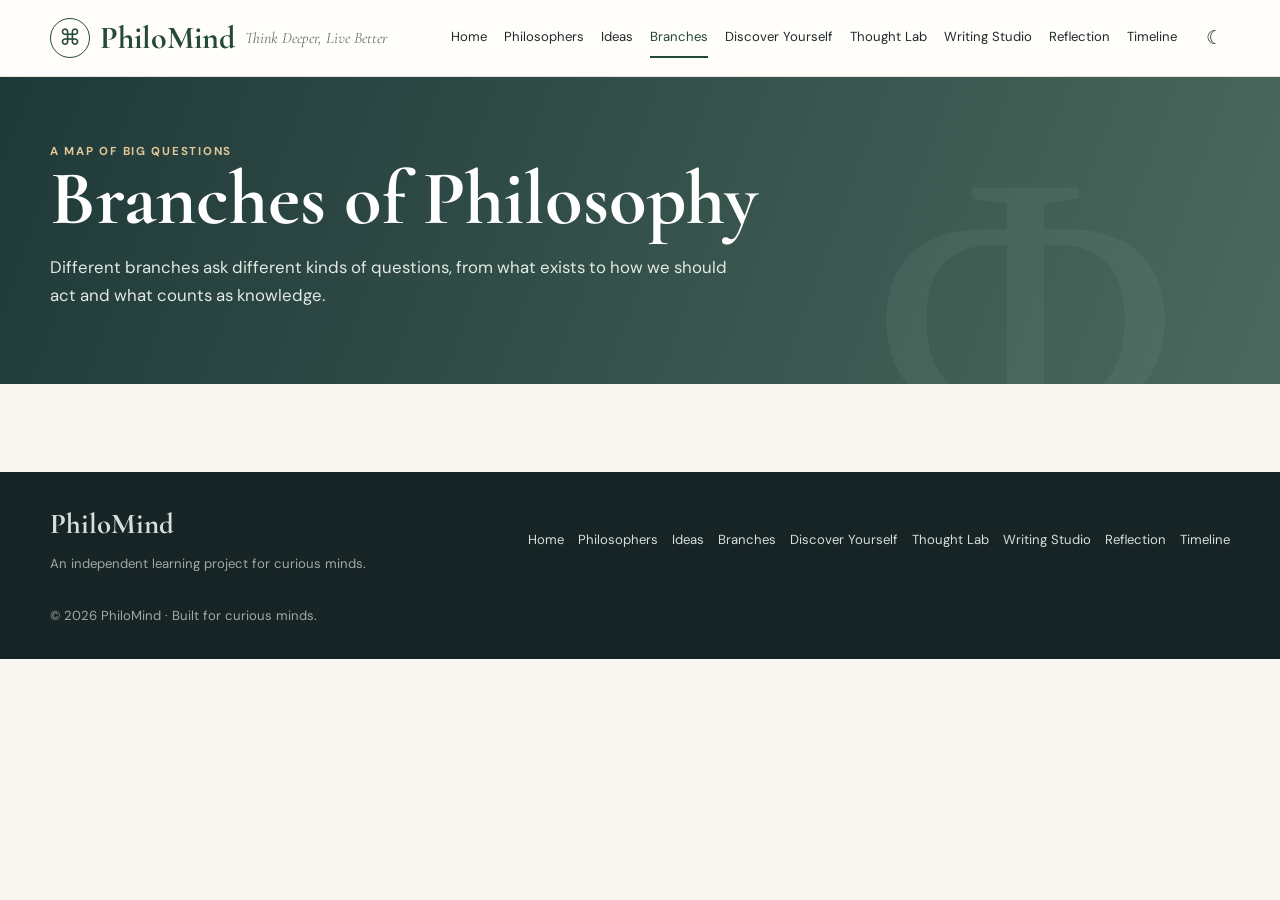
<file: branches.html>
<!doctype html><html lang="en"><head><meta charset="utf-8"><meta name="viewport" content="width=device-width,initial-scale=1"><meta name="description" content="PhiloMind: explore philosophy, thinkers, theories, and your own worldview."><title>Branches of Philosophy | PhiloMind</title><link rel="stylesheet" href="assets/style.css"></head><body><header class="topbar"><div class="container nav"><a class="brandwrap" href="index.html"><span class="brandmark">⌘</span><span class="brand">PhiloMind</span><span class="tagline">Think Deeper, Live Better</span></a><nav class="navlinks" id="navlinks"><a class="" href="index.html">Home</a><a class="" href="philosophers.html">Philosophers</a><a class="" href="ideas.html">Ideas</a><a class="active" href="branches.html">Branches</a><a class="" href="personality-test.html">Discover Yourself</a><a class="" href="thought-lab.html">Thought Lab</a><a class="" href="writing.html">Writing Studio</a><a class="" href="reflection.html">Reflection</a><a class="" href="timeline.html">Timeline</a></nav><button class="iconbtn" id="themeToggle" aria-label="Toggle dark mode">☾</button><button class="mobile-toggle" id="mobileToggle" aria-label="Open navigation">☰</button></div></header><main><section class="hero"><div class="container"><div class="eyebrow">A MAP OF BIG QUESTIONS</div><h1>Branches of Philosophy</h1><p>Different branches ask different kinds of questions, from what exists to how we should act and what counts as knowledge.</p></div></section><section class="section"><div class="container"><div class="grid" id="directory"></div></div></section></main><footer class="footer"><div class="container footer-inner"><div><div class="footer-brand">PhiloMind</div><p>An independent learning project for curious minds.</p></div><div class="footer-links"><a href="index.html">Home</a><a href="philosophers.html">Philosophers</a><a href="ideas.html">Ideas</a><a href="branches.html">Branches</a><a href="personality-test.html">Discover Yourself</a><a href="thought-lab.html">Thought Lab</a><a href="writing.html">Writing Studio</a><a href="reflection.html">Reflection</a><a href="timeline.html">Timeline</a></div><p>© 2026 PhiloMind · Built for curious minds.</p></div></footer><script src="assets/data.js"></script><script src="assets/app.js"></script></body></html>
</file>
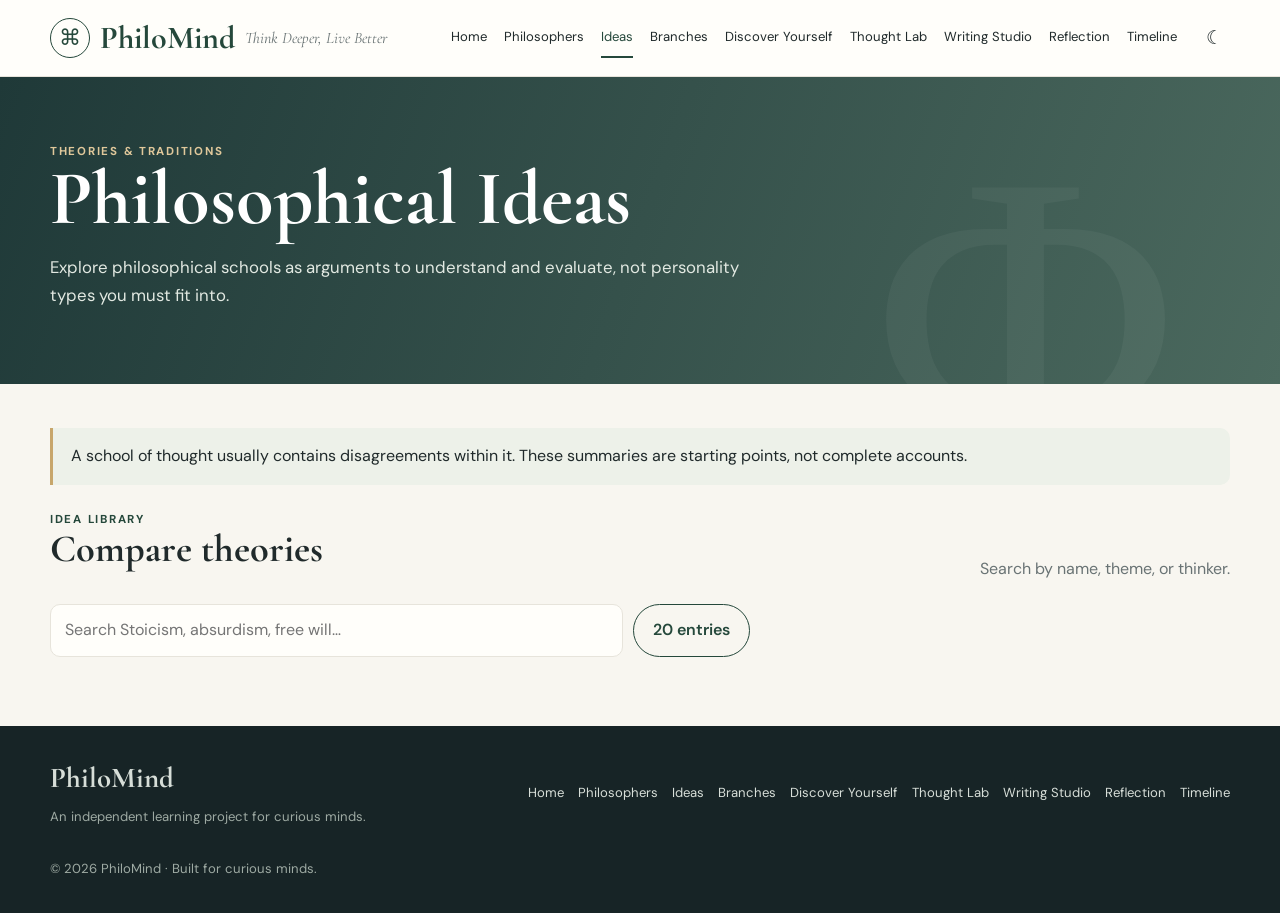
<file: ideas.html>
<!doctype html><html lang="en"><head><meta charset="utf-8"><meta name="viewport" content="width=device-width,initial-scale=1"><meta name="description" content="PhiloMind: explore philosophy, thinkers, theories, and your own worldview."><title>Philosophical Ideas | PhiloMind</title><link rel="stylesheet" href="assets/style.css"></head><body><header class="topbar"><div class="container nav"><a class="brandwrap" href="index.html"><span class="brandmark">⌘</span><span class="brand">PhiloMind</span><span class="tagline">Think Deeper, Live Better</span></a><nav class="navlinks" id="navlinks"><a class="" href="index.html">Home</a><a class="" href="philosophers.html">Philosophers</a><a class="active" href="ideas.html">Ideas</a><a class="" href="branches.html">Branches</a><a class="" href="personality-test.html">Discover Yourself</a><a class="" href="thought-lab.html">Thought Lab</a><a class="" href="writing.html">Writing Studio</a><a class="" href="reflection.html">Reflection</a><a class="" href="timeline.html">Timeline</a></nav><button class="iconbtn" id="themeToggle" aria-label="Toggle dark mode">☾</button><button class="mobile-toggle" id="mobileToggle" aria-label="Open navigation">☰</button></div></header><main><section class="hero"><div class="container"><div class="eyebrow">THEORIES & TRADITIONS</div><h1>Philosophical Ideas</h1><p>Explore philosophical schools as arguments to understand and evaluate, not personality types you must fit into.</p></div></section><section class="section"><div class="container"><div class="notice">A school of thought usually contains disagreements within it. These summaries are starting points, not complete accounts.</div><div class="section-head" style="margin-top:25px"><div><div class="eyebrow">Idea library</div><h2>Compare theories</h2></div><p>Search by name, theme, or thinker.</p></div><div class="searchrow"><input id="filter" placeholder="Search Stoicism, absurdism, free will…"><span class="btn secondary" id="count">20 entries</span></div><div id="directory" class="grid"></div></div></section></main><footer class="footer"><div class="container footer-inner"><div><div class="footer-brand">PhiloMind</div><p>An independent learning project for curious minds.</p></div><div class="footer-links"><a href="index.html">Home</a><a href="philosophers.html">Philosophers</a><a href="ideas.html">Ideas</a><a href="branches.html">Branches</a><a href="personality-test.html">Discover Yourself</a><a href="thought-lab.html">Thought Lab</a><a href="writing.html">Writing Studio</a><a href="reflection.html">Reflection</a><a href="timeline.html">Timeline</a></div><p>© 2026 PhiloMind · Built for curious minds.</p></div></footer><script src="assets/data.js"></script><script src="assets/app.js"></script></body></html>
</file>
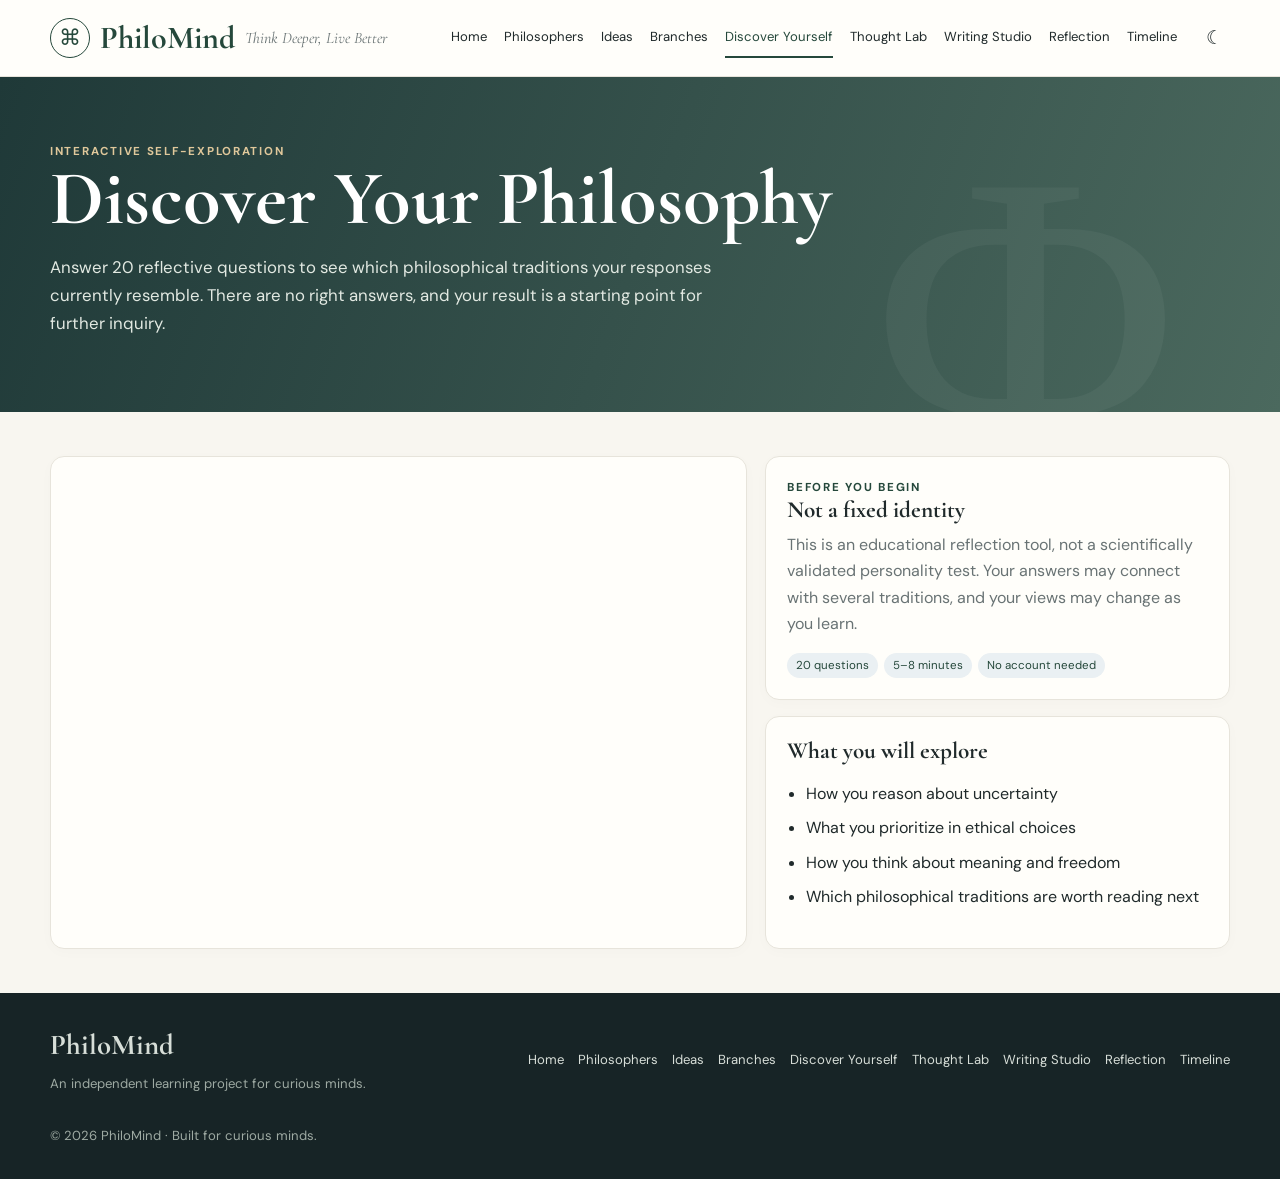
<file: personality-test.html>
<!doctype html><html lang="en"><head><meta charset="utf-8"><meta name="viewport" content="width=device-width,initial-scale=1"><meta name="description" content="PhiloMind: explore philosophy, thinkers, theories, and your own worldview."><title>Discover Your Philosophy | PhiloMind</title><link rel="stylesheet" href="assets/style.css"></head><body data-page="personality"><header class="topbar"><div class="container nav"><a class="brandwrap" href="index.html"><span class="brandmark">⌘</span><span class="brand">PhiloMind</span><span class="tagline">Think Deeper, Live Better</span></a><nav class="navlinks" id="navlinks"><a class="" href="index.html">Home</a><a class="" href="philosophers.html">Philosophers</a><a class="" href="ideas.html">Ideas</a><a class="" href="branches.html">Branches</a><a class="active" href="personality-test.html">Discover Yourself</a><a class="" href="thought-lab.html">Thought Lab</a><a class="" href="writing.html">Writing Studio</a><a class="" href="reflection.html">Reflection</a><a class="" href="timeline.html">Timeline</a></nav><button class="iconbtn" id="themeToggle" aria-label="Toggle dark mode">☾</button><button class="mobile-toggle" id="mobileToggle" aria-label="Open navigation">☰</button></div></header><main><section class="hero"><div class="container"><div class="eyebrow">INTERACTIVE SELF-EXPLORATION</div><h1>Discover Your Philosophy</h1><p>Answer 20 reflective questions to see which philosophical traditions your responses currently resemble. There are no right answers, and your result is a starting point for further inquiry.</p></div></section><section class="section"><div class="container split"><div class="panel"><div id="quizArea"></div></div><aside><div class="panel"><div class="eyebrow">Before you begin</div><h3>Not a fixed identity</h3><p>This is an educational reflection tool, not a scientifically validated personality test. Your answers may connect with several traditions, and your views may change as you learn.</p><div class="tagrow"><span class="tag">20 questions</span><span class="tag">5–8 minutes</span><span class="tag">No account needed</span></div></div><div class="panel" style="margin-top:16px"><h3>What you will explore</h3><ul class="list"><li>How you reason about uncertainty</li><li>What you prioritize in ethical choices</li><li>How you think about meaning and freedom</li><li>Which philosophical traditions are worth reading next</li></ul></div></aside></div></section></main><footer class="footer"><div class="container footer-inner"><div><div class="footer-brand">PhiloMind</div><p>An independent learning project for curious minds.</p></div><div class="footer-links"><a href="index.html">Home</a><a href="philosophers.html">Philosophers</a><a href="ideas.html">Ideas</a><a href="branches.html">Branches</a><a href="personality-test.html">Discover Yourself</a><a href="thought-lab.html">Thought Lab</a><a href="writing.html">Writing Studio</a><a href="reflection.html">Reflection</a><a href="timeline.html">Timeline</a></div><p>© 2026 PhiloMind · Built for curious minds.</p></div></footer><script src="assets/data.js"></script><script src="assets/app.js"></script></body></html>
</file>
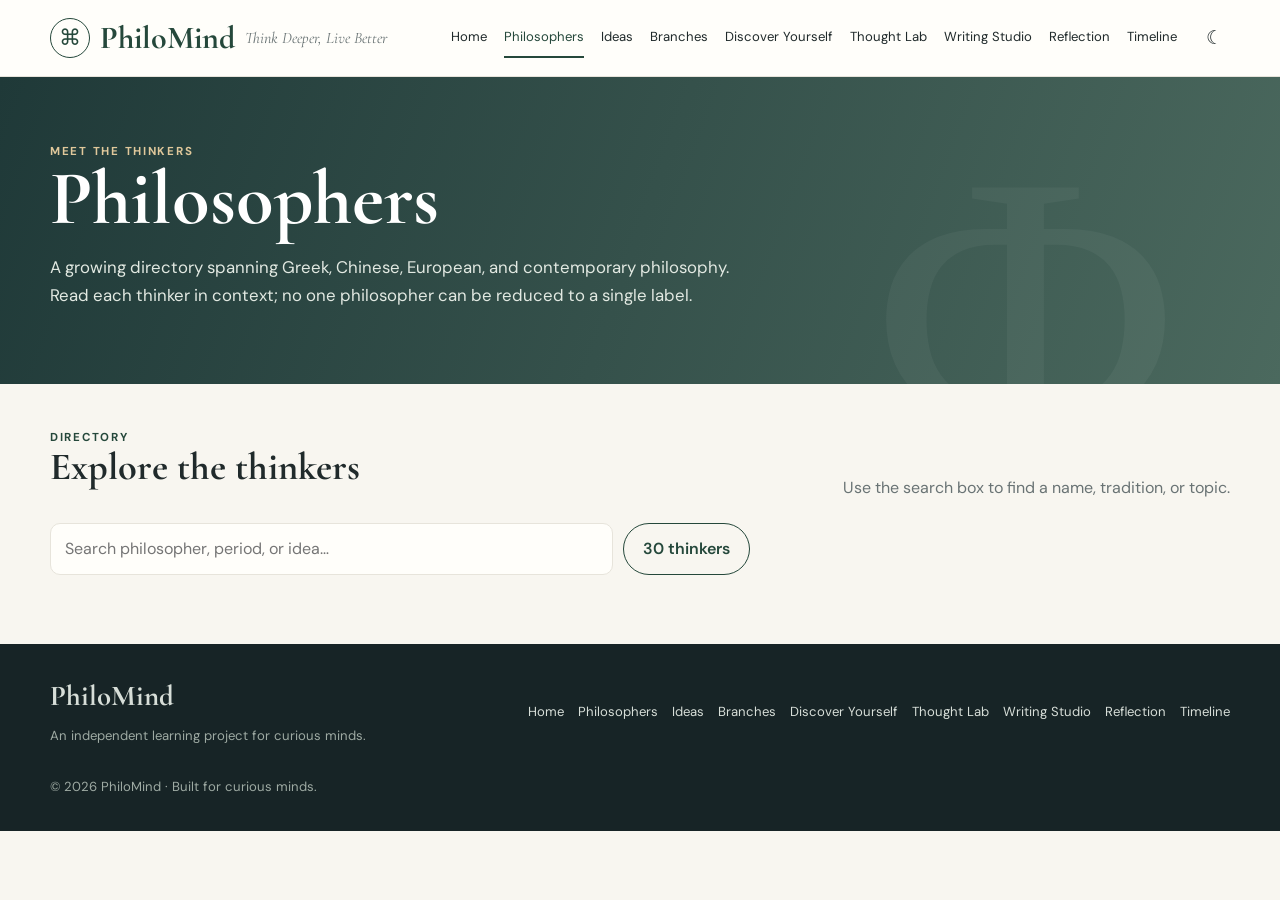
<file: philosophers.html>
<!doctype html><html lang="en"><head><meta charset="utf-8"><meta name="viewport" content="width=device-width,initial-scale=1"><meta name="description" content="PhiloMind: explore philosophy, thinkers, theories, and your own worldview."><title>Philosophers | PhiloMind</title><link rel="stylesheet" href="assets/style.css"></head><body><header class="topbar"><div class="container nav"><a class="brandwrap" href="index.html"><span class="brandmark">⌘</span><span class="brand">PhiloMind</span><span class="tagline">Think Deeper, Live Better</span></a><nav class="navlinks" id="navlinks"><a class="" href="index.html">Home</a><a class="active" href="philosophers.html">Philosophers</a><a class="" href="ideas.html">Ideas</a><a class="" href="branches.html">Branches</a><a class="" href="personality-test.html">Discover Yourself</a><a class="" href="thought-lab.html">Thought Lab</a><a class="" href="writing.html">Writing Studio</a><a class="" href="reflection.html">Reflection</a><a class="" href="timeline.html">Timeline</a></nav><button class="iconbtn" id="themeToggle" aria-label="Toggle dark mode">☾</button><button class="mobile-toggle" id="mobileToggle" aria-label="Open navigation">☰</button></div></header><main><section class="hero"><div class="container"><div class="eyebrow">MEET THE THINKERS</div><h1>Philosophers</h1><p>A growing directory spanning Greek, Chinese, European, and contemporary philosophy. Read each thinker in context; no one philosopher can be reduced to a single label.</p></div></section><section class="section"><div class="container"><div class="section-head"><div><div class="eyebrow">Directory</div><h2>Explore the thinkers</h2></div><p>Use the search box to find a name, tradition, or topic.</p></div><div class="searchrow"><input id="filter" placeholder="Search philosopher, period, or idea…"><span class="btn secondary" id="count">30 thinkers</span></div><div id="directory" class="grid"></div></div></section></main><footer class="footer"><div class="container footer-inner"><div><div class="footer-brand">PhiloMind</div><p>An independent learning project for curious minds.</p></div><div class="footer-links"><a href="index.html">Home</a><a href="philosophers.html">Philosophers</a><a href="ideas.html">Ideas</a><a href="branches.html">Branches</a><a href="personality-test.html">Discover Yourself</a><a href="thought-lab.html">Thought Lab</a><a href="writing.html">Writing Studio</a><a href="reflection.html">Reflection</a><a href="timeline.html">Timeline</a></div><p>© 2026 PhiloMind · Built for curious minds.</p></div></footer><script src="assets/data.js"></script><script src="assets/app.js"></script></body></html>
</file>
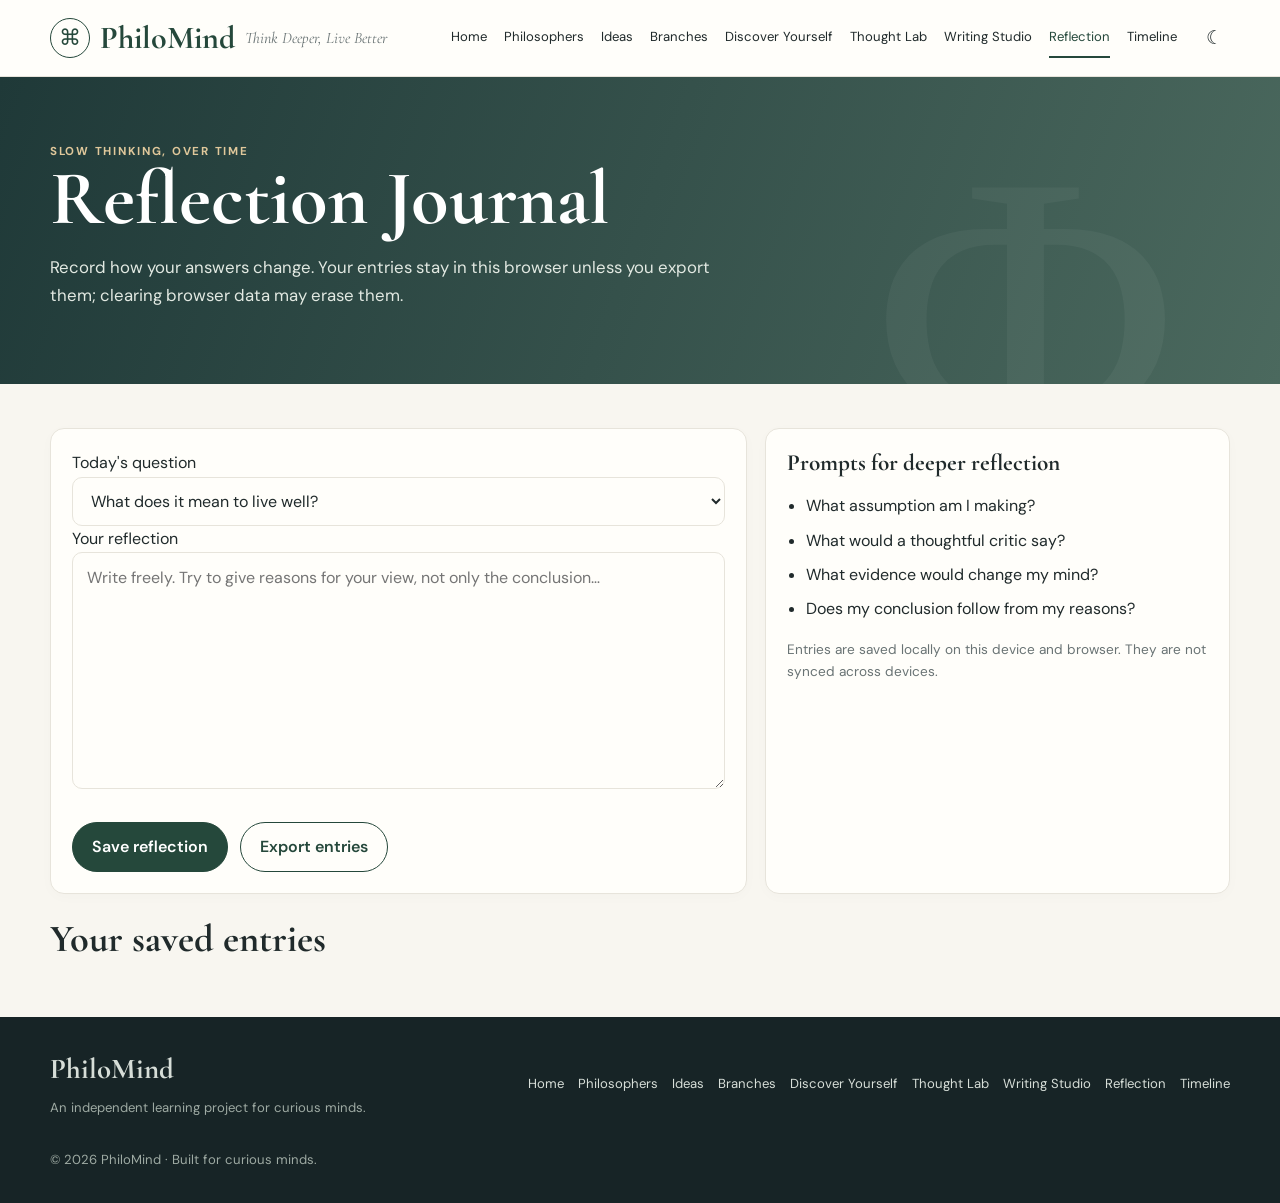
<file: reflection.html>
<!doctype html><html lang="en"><head><meta charset="utf-8"><meta name="viewport" content="width=device-width,initial-scale=1"><meta name="description" content="PhiloMind: explore philosophy, thinkers, theories, and your own worldview."><title>Reflection Journal | PhiloMind</title><link rel="stylesheet" href="assets/style.css"></head><body data-page="reflection"><header class="topbar"><div class="container nav"><a class="brandwrap" href="index.html"><span class="brandmark">⌘</span><span class="brand">PhiloMind</span><span class="tagline">Think Deeper, Live Better</span></a><nav class="navlinks" id="navlinks"><a class="" href="index.html">Home</a><a class="" href="philosophers.html">Philosophers</a><a class="" href="ideas.html">Ideas</a><a class="" href="branches.html">Branches</a><a class="" href="personality-test.html">Discover Yourself</a><a class="" href="thought-lab.html">Thought Lab</a><a class="" href="writing.html">Writing Studio</a><a class="active" href="reflection.html">Reflection</a><a class="" href="timeline.html">Timeline</a></nav><button class="iconbtn" id="themeToggle" aria-label="Toggle dark mode">☾</button><button class="mobile-toggle" id="mobileToggle" aria-label="Open navigation">☰</button></div></header><main><section class="hero"><div class="container"><div class="eyebrow">SLOW THINKING, OVER TIME</div><h1>Reflection Journal</h1><p>Record how your answers change. Your entries stay in this browser unless you export them; clearing browser data may erase them.</p></div></section><section class="section"><div class="container split"><div class="panel"><label for="prompt">Today's question</label><select id="prompt" class="field"><option>What does it mean to live well?</option><option>Is truth always worth pursuing?</option><option>What is within my control today?</option><option>Can life be meaningful without a final answer?</option><option>Which belief have I not examined carefully?</option></select><label for="entry">Your reflection</label><textarea id="entry" rows="8" maxlength="3000" placeholder="Write freely. Try to give reasons for your view, not only the conclusion…"></textarea><div class="hero-actions"><button class="btn" id="save">Save reflection</button><button class="btn secondary" id="export">Export entries</button></div></div><aside class="panel"><h3>Prompts for deeper reflection</h3><ul class="list"><li>What assumption am I making?</li><li>What would a thoughtful critic say?</li><li>What evidence would change my mind?</li><li>Does my conclusion follow from my reasons?</li></ul><p class="small muted">Entries are saved locally on this device and browser. They are not synced across devices.</p></aside></div><div class="container" style="margin-top:25px"><h2>Your saved entries</h2><div id="entries" class="grid"></div></div></section></main><footer class="footer"><div class="container footer-inner"><div><div class="footer-brand">PhiloMind</div><p>An independent learning project for curious minds.</p></div><div class="footer-links"><a href="index.html">Home</a><a href="philosophers.html">Philosophers</a><a href="ideas.html">Ideas</a><a href="branches.html">Branches</a><a href="personality-test.html">Discover Yourself</a><a href="thought-lab.html">Thought Lab</a><a href="writing.html">Writing Studio</a><a href="reflection.html">Reflection</a><a href="timeline.html">Timeline</a></div><p>© 2026 PhiloMind · Built for curious minds.</p></div></footer><script src="assets/data.js"></script><script src="assets/app.js"></script></body></html>
</file>
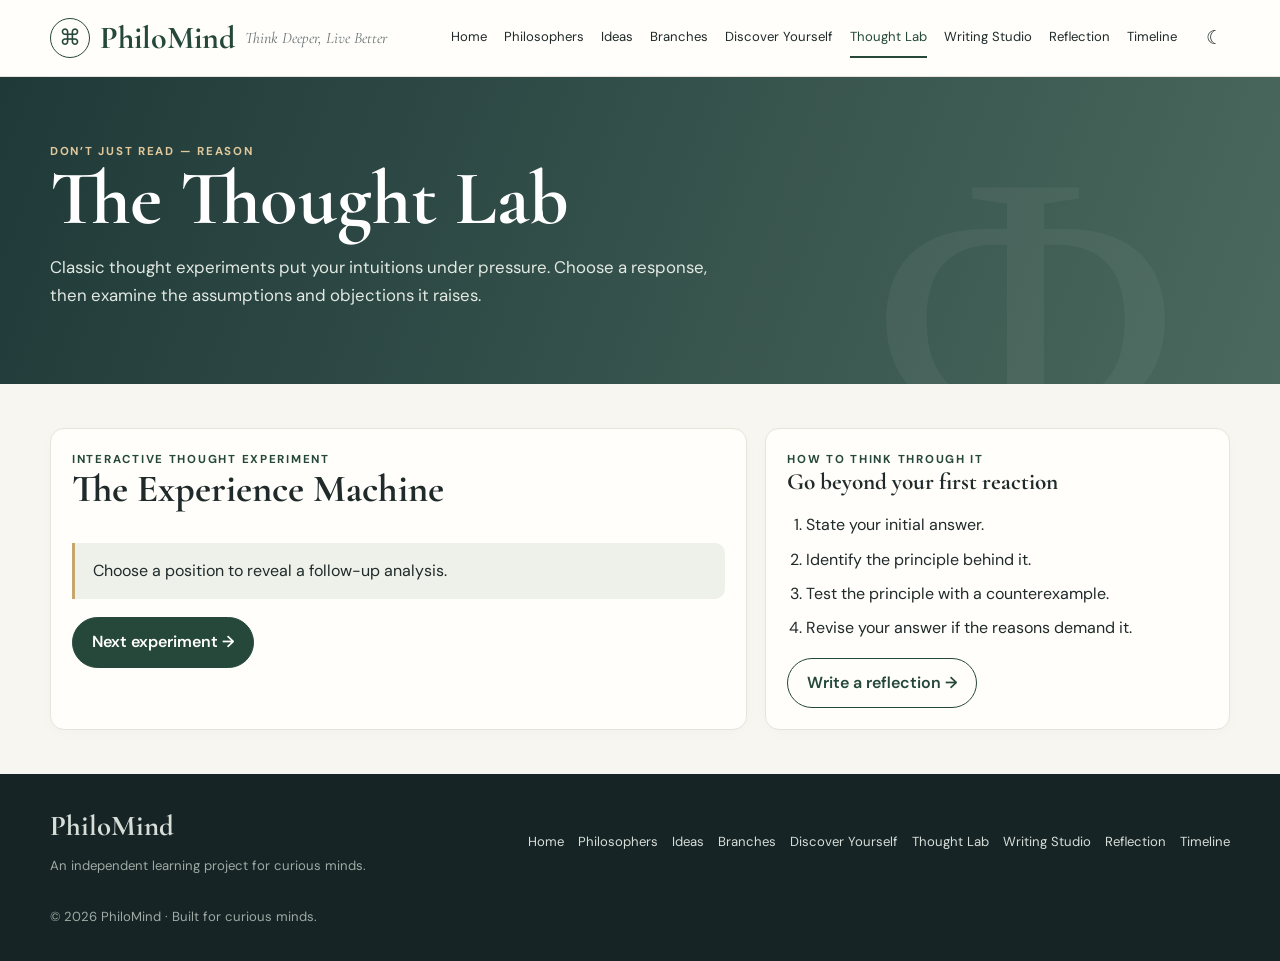
<file: thought-lab.html>
<!doctype html><html lang="en"><head><meta charset="utf-8"><meta name="viewport" content="width=device-width,initial-scale=1"><meta name="description" content="PhiloMind: explore philosophy, thinkers, theories, and your own worldview."><title>The Thought Lab | PhiloMind</title><link rel="stylesheet" href="assets/style.css"></head><body data-page="thoughtlab"><header class="topbar"><div class="container nav"><a class="brandwrap" href="index.html"><span class="brandmark">⌘</span><span class="brand">PhiloMind</span><span class="tagline">Think Deeper, Live Better</span></a><nav class="navlinks" id="navlinks"><a class="" href="index.html">Home</a><a class="" href="philosophers.html">Philosophers</a><a class="" href="ideas.html">Ideas</a><a class="" href="branches.html">Branches</a><a class="" href="personality-test.html">Discover Yourself</a><a class="active" href="thought-lab.html">Thought Lab</a><a class="" href="writing.html">Writing Studio</a><a class="" href="reflection.html">Reflection</a><a class="" href="timeline.html">Timeline</a></nav><button class="iconbtn" id="themeToggle" aria-label="Toggle dark mode">☾</button><button class="mobile-toggle" id="mobileToggle" aria-label="Open navigation">☰</button></div></header><main><section class="hero"><div class="container"><div class="eyebrow">DON’T JUST READ — REASON</div><h1>The Thought Lab</h1><p>Classic thought experiments put your intuitions under pressure. Choose a response, then examine the assumptions and objections it raises.</p></div></section><section class="section"><div class="container split"><div class="panel"><div class="eyebrow">Interactive thought experiment <span id="expCount"></span></div><h2 id="expTitle">The Experience Machine</h2><p id="expScenario" class="muted"></p><div id="expChoices" class="choices"></div><div id="expResult" class="notice" style="margin-top:16px">Choose a position to reveal a follow-up analysis.</div><button class="btn" id="expNext" style="margin-top:18px">Next experiment →</button></div><aside class="panel"><div class="eyebrow">How to think through it</div><h3>Go beyond your first reaction</h3><ol class="list"><li>State your initial answer.</li><li>Identify the principle behind it.</li><li>Test the principle with a counterexample.</li><li>Revise your answer if the reasons demand it.</li></ol><a class="btn secondary" href="reflection.html">Write a reflection →</a></aside></div></section></main><footer class="footer"><div class="container footer-inner"><div><div class="footer-brand">PhiloMind</div><p>An independent learning project for curious minds.</p></div><div class="footer-links"><a href="index.html">Home</a><a href="philosophers.html">Philosophers</a><a href="ideas.html">Ideas</a><a href="branches.html">Branches</a><a href="personality-test.html">Discover Yourself</a><a href="thought-lab.html">Thought Lab</a><a href="writing.html">Writing Studio</a><a href="reflection.html">Reflection</a><a href="timeline.html">Timeline</a></div><p>© 2026 PhiloMind · Built for curious minds.</p></div></footer><script src="assets/data.js"></script><script src="assets/app.js"></script></body></html>
</file>
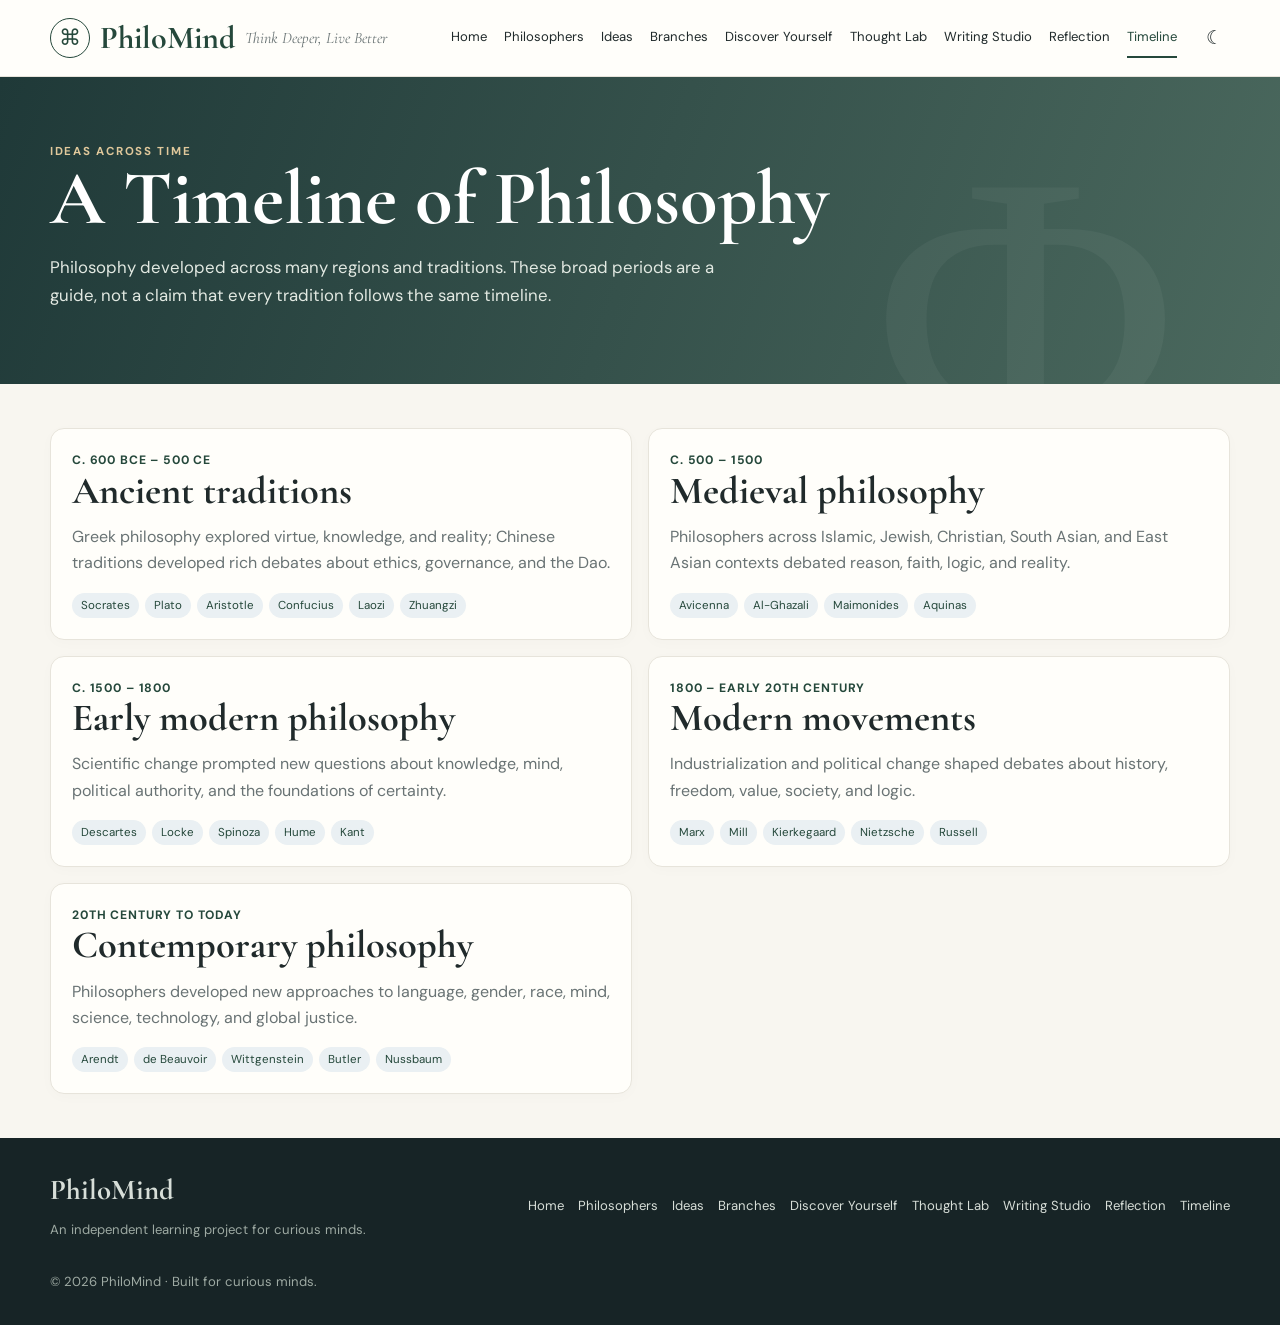
<file: timeline.html>
<!doctype html><html lang="en"><head><meta charset="utf-8"><meta name="viewport" content="width=device-width,initial-scale=1"><meta name="description" content="PhiloMind: explore philosophy, thinkers, theories, and your own worldview."><title>A Timeline of Philosophy | PhiloMind</title><link rel="stylesheet" href="assets/style.css"></head><body><header class="topbar"><div class="container nav"><a class="brandwrap" href="index.html"><span class="brandmark">⌘</span><span class="brand">PhiloMind</span><span class="tagline">Think Deeper, Live Better</span></a><nav class="navlinks" id="navlinks"><a class="" href="index.html">Home</a><a class="" href="philosophers.html">Philosophers</a><a class="" href="ideas.html">Ideas</a><a class="" href="branches.html">Branches</a><a class="" href="personality-test.html">Discover Yourself</a><a class="" href="thought-lab.html">Thought Lab</a><a class="" href="writing.html">Writing Studio</a><a class="" href="reflection.html">Reflection</a><a class="active" href="timeline.html">Timeline</a></nav><button class="iconbtn" id="themeToggle" aria-label="Toggle dark mode">☾</button><button class="mobile-toggle" id="mobileToggle" aria-label="Open navigation">☰</button></div></header><main><section class="hero"><div class="container"><div class="eyebrow">IDEAS ACROSS TIME</div><h1>A Timeline of Philosophy</h1><p>Philosophy developed across many regions and traditions. These broad periods are a guide, not a claim that every tradition follows the same timeline.</p></div></section><section class="section"><div class="container grid two"><article class="card"><div class="meta">c. 600 BCE – 500 CE</div><h2>Ancient traditions</h2><p>Greek philosophy explored virtue, knowledge, and reality; Chinese traditions developed rich debates about ethics, governance, and the Dao.</p><div class="tagrow"><span class="tag">Socrates</span><span class="tag">Plato</span><span class="tag">Aristotle</span><span class="tag">Confucius</span><span class="tag">Laozi</span><span class="tag">Zhuangzi</span></div></article><article class="card"><div class="meta">c. 500 – 1500</div><h2>Medieval philosophy</h2><p>Philosophers across Islamic, Jewish, Christian, South Asian, and East Asian contexts debated reason, faith, logic, and reality.</p><div class="tagrow"><span class="tag">Avicenna</span><span class="tag">Al-Ghazali</span><span class="tag">Maimonides</span><span class="tag">Aquinas</span></div></article><article class="card"><div class="meta">c. 1500 – 1800</div><h2>Early modern philosophy</h2><p>Scientific change prompted new questions about knowledge, mind, political authority, and the foundations of certainty.</p><div class="tagrow"><span class="tag">Descartes</span><span class="tag">Locke</span><span class="tag">Spinoza</span><span class="tag">Hume</span><span class="tag">Kant</span></div></article><article class="card"><div class="meta">1800 – early 20th century</div><h2>Modern movements</h2><p>Industrialization and political change shaped debates about history, freedom, value, society, and logic.</p><div class="tagrow"><span class="tag">Marx</span><span class="tag">Mill</span><span class="tag">Kierkegaard</span><span class="tag">Nietzsche</span><span class="tag">Russell</span></div></article><article class="card"><div class="meta">20th century to today</div><h2>Contemporary philosophy</h2><p>Philosophers developed new approaches to language, gender, race, mind, science, technology, and global justice.</p><div class="tagrow"><span class="tag">Arendt</span><span class="tag">de Beauvoir</span><span class="tag">Wittgenstein</span><span class="tag">Butler</span><span class="tag">Nussbaum</span></div></article></div></section></main><footer class="footer"><div class="container footer-inner"><div><div class="footer-brand">PhiloMind</div><p>An independent learning project for curious minds.</p></div><div class="footer-links"><a href="index.html">Home</a><a href="philosophers.html">Philosophers</a><a href="ideas.html">Ideas</a><a href="branches.html">Branches</a><a href="personality-test.html">Discover Yourself</a><a href="thought-lab.html">Thought Lab</a><a href="writing.html">Writing Studio</a><a href="reflection.html">Reflection</a><a href="timeline.html">Timeline</a></div><p>© 2026 PhiloMind · Built for curious minds.</p></div></footer><script src="assets/data.js"></script><script src="assets/app.js"></script></body></html>
</file>
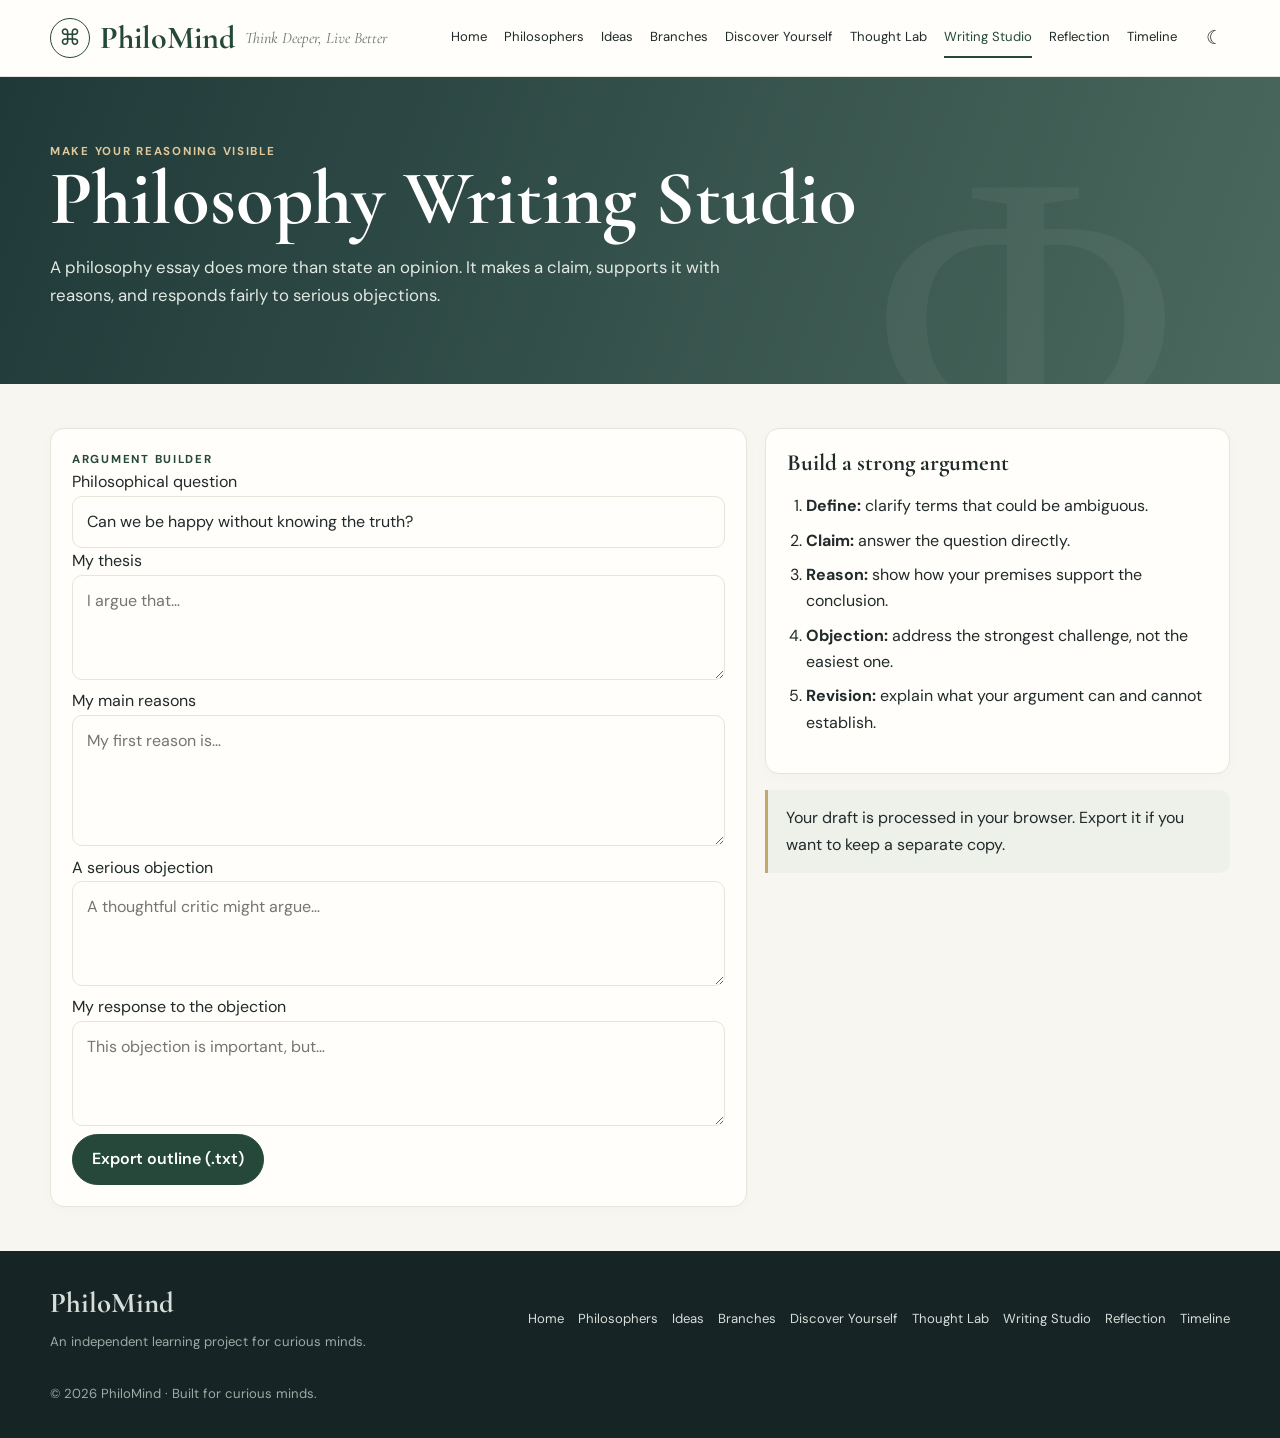
<file: writing.html>
<!doctype html><html lang="en"><head><meta charset="utf-8"><meta name="viewport" content="width=device-width,initial-scale=1"><meta name="description" content="PhiloMind: explore philosophy, thinkers, theories, and your own worldview."><title>Philosophy Writing Studio | PhiloMind</title><link rel="stylesheet" href="assets/style.css"></head><body data-page="writing"><header class="topbar"><div class="container nav"><a class="brandwrap" href="index.html"><span class="brandmark">⌘</span><span class="brand">PhiloMind</span><span class="tagline">Think Deeper, Live Better</span></a><nav class="navlinks" id="navlinks"><a class="" href="index.html">Home</a><a class="" href="philosophers.html">Philosophers</a><a class="" href="ideas.html">Ideas</a><a class="" href="branches.html">Branches</a><a class="" href="personality-test.html">Discover Yourself</a><a class="" href="thought-lab.html">Thought Lab</a><a class="active" href="writing.html">Writing Studio</a><a class="" href="reflection.html">Reflection</a><a class="" href="timeline.html">Timeline</a></nav><button class="iconbtn" id="themeToggle" aria-label="Toggle dark mode">☾</button><button class="mobile-toggle" id="mobileToggle" aria-label="Open navigation">☰</button></div></header><main><section class="hero"><div class="container"><div class="eyebrow">MAKE YOUR REASONING VISIBLE</div><h1>Philosophy Writing Studio</h1><p>A philosophy essay does more than state an opinion. It makes a claim, supports it with reasons, and responds fairly to serious objections.</p></div></section><section class="section"><div class="container split"><div class="panel"><div class="eyebrow">Argument builder</div><label for="prompt">Philosophical question</label><input class="field" id="prompt" value="Can we be happy without knowing the truth?"><label for="thesis">My thesis</label><textarea id="thesis" rows="3" placeholder="I argue that…"></textarea><label for="reasons">My main reasons</label><textarea id="reasons" rows="4" placeholder="My first reason is…"></textarea><label for="objection">A serious objection</label><textarea id="objection" rows="3" placeholder="A thoughtful critic might argue…"></textarea><label for="response">My response to the objection</label><textarea id="response" rows="3" placeholder="This objection is important, but…"></textarea><button class="btn" id="export">Export outline (.txt)</button></div><aside><div class="panel"><h3>Build a strong argument</h3><ol class="list"><li><strong>Define:</strong> clarify terms that could be ambiguous.</li><li><strong>Claim:</strong> answer the question directly.</li><li><strong>Reason:</strong> show how your premises support the conclusion.</li><li><strong>Objection:</strong> address the strongest challenge, not the easiest one.</li><li><strong>Revision:</strong> explain what your argument can and cannot establish.</li></ol></div><div class="notice" style="margin-top:16px">Your draft is processed in your browser. Export it if you want to keep a separate copy.</div></aside></div></section></main><footer class="footer"><div class="container footer-inner"><div><div class="footer-brand">PhiloMind</div><p>An independent learning project for curious minds.</p></div><div class="footer-links"><a href="index.html">Home</a><a href="philosophers.html">Philosophers</a><a href="ideas.html">Ideas</a><a href="branches.html">Branches</a><a href="personality-test.html">Discover Yourself</a><a href="thought-lab.html">Thought Lab</a><a href="writing.html">Writing Studio</a><a href="reflection.html">Reflection</a><a href="timeline.html">Timeline</a></div><p>© 2026 PhiloMind · Built for curious minds.</p></div></footer><script src="assets/data.js"></script><script src="assets/app.js"></script></body></html>
</file>
<file: assets/style.css>
@import url('https://fonts.googleapis.com/css2?family=Cormorant+Garamond:wght@500;600;700&family=DM+Sans:wght@400;500;600;700&display=swap');
:root{--bg:#f8f6f0;--paper:#fffefa;--ink:#202a2b;--muted:#697374;--green:#25483b;--green2:#3c6656;--line:#e7e4db;--gold:#c7a66b;--sage:#edf1e9;--blue:#eaf0f3;--shadow:0 12px 35px rgba(32,42,43,.07)}*{box-sizing:border-box}html{scroll-behavior:smooth}body{margin:0;background:var(--bg);color:var(--ink);font-family:'DM Sans',sans-serif;line-height:1.65}body.dark{--bg:#151b1b;--paper:#202827;--ink:#edf0e9;--muted:#b2bbb4;--green:#9dbca8;--green2:#c0d5c6;--line:#384240;--sage:#29352d;--blue:#263536;--shadow:0 12px 35px #0003}a{color:inherit;text-decoration:none}button,input,textarea,select{font:inherit}button{cursor:pointer}.serif,h1,h2,h3,h4,.brand{font-family:'Cormorant Garamond',Georgia,serif}h1,h2,h3,p{margin-top:0}h1{font-size:clamp(2.7rem,6vw,5rem);line-height:.98;margin-bottom:18px}h2{font-size:clamp(1.8rem,3vw,2.6rem);line-height:1.08;margin-bottom:12px}h3{font-size:1.45rem;line-height:1.15;margin-bottom:8px}.container{width:min(1180px,calc(100% - 40px));margin:auto}.topbar{position:sticky;top:0;z-index:10;background:var(--paper);border-bottom:1px solid var(--line)}.nav{min-height:76px;display:flex;align-items:center;gap:22px}.brandwrap{display:flex;align-items:center;gap:10px;margin-right:auto}.brandmark{width:40px;height:40px;border:1px solid var(--green);border-radius:50%;display:grid;place-items:center;color:var(--green);font-size:22px}.brand{font-size:2rem;font-weight:700;color:var(--green)}.tagline{font-family:'Cormorant Garamond',serif;font-style:italic;color:var(--muted)}.navlinks{display:flex;gap:17px;align-items:center;font-size:.82rem;flex-wrap:wrap}.navlinks a{padding:8px 0;border-bottom:2px solid transparent}.navlinks a:hover,.navlinks a.active{border-color:var(--green);color:var(--green)}.iconbtn,.mobile-toggle{border:0;background:transparent;color:var(--ink);font-size:1.2rem;padding:7px}.mobile-toggle{display:none}.hero{padding:65px 0 58px;background:linear-gradient(110deg,#1f3938,#4b695e);color:#fff;position:relative;overflow:hidden}.hero:after{content:'Φ';font-family:Georgia,serif;position:absolute;right:8%;top:-100px;font-size:26rem;color:#ffffff0b}.hero .container{position:relative;z-index:1}.eyebrow{text-transform:uppercase;letter-spacing:.15em;font-size:.72rem;font-weight:700;color:var(--green)}.hero .eyebrow{color:#e0c89b}.hero p{max-width:690px;color:#e2e9e2;font-size:1.05rem}.hero h1{max-width:850px}.hero-actions{display:flex;gap:12px;flex-wrap:wrap;margin-top:24px}.btn{display:inline-flex;align-items:center;justify-content:center;gap:8px;border:1px solid var(--green);background:var(--green);color:#fff;padding:11px 19px;border-radius:999px;font-weight:600}.btn:hover{background:var(--green2)}.btn.secondary{background:transparent;color:var(--green)}.hero .btn{background:#f7f1e5;color:#213a35;border-color:#f7f1e5}.hero .btn.secondary{background:transparent;color:#fff;border-color:#d6e0d8}.section{padding:44px 0}.section-head{display:flex;justify-content:space-between;align-items:end;gap:20px;margin-bottom:22px}.section-head p{max-width:600px;color:var(--muted);margin-bottom:0}.grid{display:grid;grid-template-columns:repeat(3,minmax(0,1fr));gap:16px}.grid.two{grid-template-columns:repeat(2,minmax(0,1fr))}.grid.four{grid-template-columns:repeat(4,minmax(0,1fr))}.card,.panel{background:var(--paper);border:1px solid var(--line);border-radius:14px;padding:21px;min-width:0;box-shadow:0 3px 14px #1e282305}.card{transition:.2s}.card:hover{transform:translateY(-3px);box-shadow:var(--shadow)}.card p,.panel p{color:var(--muted)}.card .meta{font-size:.76rem;color:var(--green);font-weight:700;text-transform:uppercase;letter-spacing:.07em}.card h3{margin-top:8px}.tagrow{display:flex;gap:6px;flex-wrap:wrap;margin-top:12px}.tag{font-size:.72rem;padding:3px 9px;border-radius:999px;background:var(--blue);color:var(--green)}.searchrow{display:flex;gap:10px;max-width:700px;margin:20px 0 25px}.searchrow input,.field,textarea,select{width:100%;border:1px solid var(--line);border-radius:10px;padding:12px 14px;background:var(--paper);color:var(--ink);outline-color:var(--green)}.searchrow input{flex:1}.notice{padding:15px 18px;border-left:3px solid var(--gold);background:var(--sage);border-radius:0 10px 10px 0}.footer{background:#172426;color:#d7ded8;padding:28px 0}.footer-inner{display:flex;justify-content:space-between;gap:20px;align-items:center;flex-wrap:wrap}.footer p{color:#9eaaa3;font-size:.82rem;margin:5px 0}.footer-links{display:flex;gap:14px;flex-wrap:wrap;font-size:.82rem}.footer-links a:hover{color:#fff}.portrait-icon{width:48px;height:48px;border-radius:50%;display:grid;place-items:center;background:var(--sage);font-size:1.4rem;color:var(--green);margin-bottom:13px}.split{display:grid;grid-template-columns:1.2fr .8fr;gap:18px}.question{padding:23px;border:1px solid var(--line);border-radius:12px;background:var(--paper);margin:16px 0}.question h3{font-size:1.65rem}.choices{display:grid;gap:9px;margin-top:15px}.choice{border:1px solid var(--line);border-radius:10px;padding:13px 15px;background:var(--bg);color:var(--ink);text-align:left}.choice:hover,.choice.selected{border-color:var(--green);background:var(--sage)}.progress{height:7px;background:var(--line);border-radius:10px;overflow:hidden;margin:14px 0}.progress span{display:block;height:100%;background:var(--green);width:0;transition:.2s}.result-score{height:8px;background:var(--line);border-radius:8px;overflow:hidden;margin:6px 0 12px}.result-score span{display:block;height:100%;background:var(--green)}.muted{color:var(--muted)}.hide{display:none!important}.quote{font-family:'Cormorant Garamond',serif;font-size:1.7rem;line-height:1.25}.footer-brand{font-family:'Cormorant Garamond',serif;font-size:1.8rem;font-weight:700}.list{padding-left:1.2rem}.list li{margin:8px 0}.small{font-size:.85rem}.callout{background:var(--blue);padding:18px;border-radius:12px}.pill-nav{display:flex;gap:8px;flex-wrap:wrap;margin:16px 0 24px}.pill-nav a{padding:7px 12px;border:1px solid var(--line);border-radius:99px;font-size:.83rem}.pill-nav a:hover{background:var(--sage)}@media(max-width:1000px){.navlinks{gap:10px}.tagline{display:none}.grid.four{grid-template-columns:repeat(2,1fr)}}@media(max-width:760px){.nav{min-height:65px}.mobile-toggle{display:block}.navlinks{display:none;position:absolute;top:64px;left:0;right:0;background:var(--paper);padding:14px 22px 20px;box-shadow:var(--shadow);flex-direction:column;align-items:stretch}.navlinks.open{display:flex}.brand{font-size:1.65rem}.container{width:calc(100% - 30px)}.hero{padding:48px 0}.grid,.grid.two,.grid.four,.split{grid-template-columns:1fr}.section{padding:32px 0}.section-head{align-items:start;flex-direction:column}.searchrow{flex-direction:column}}
</file>
